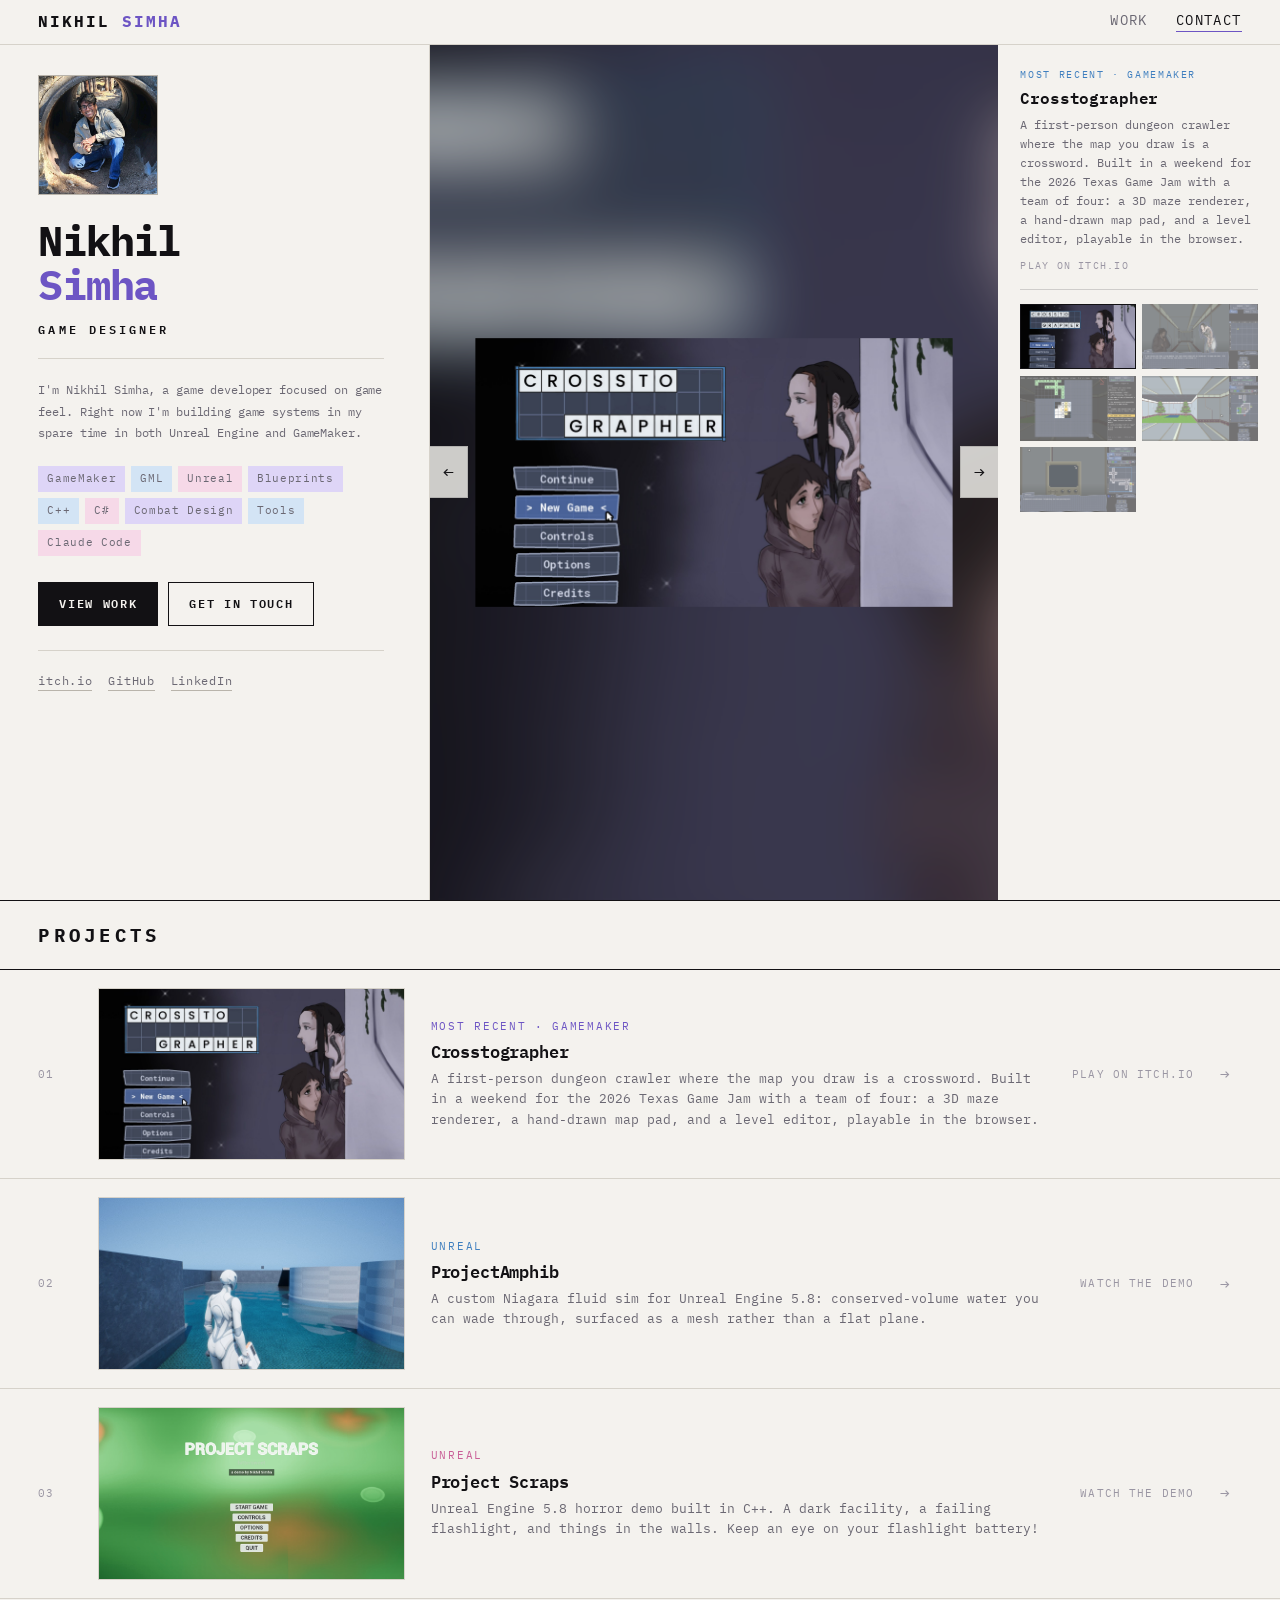
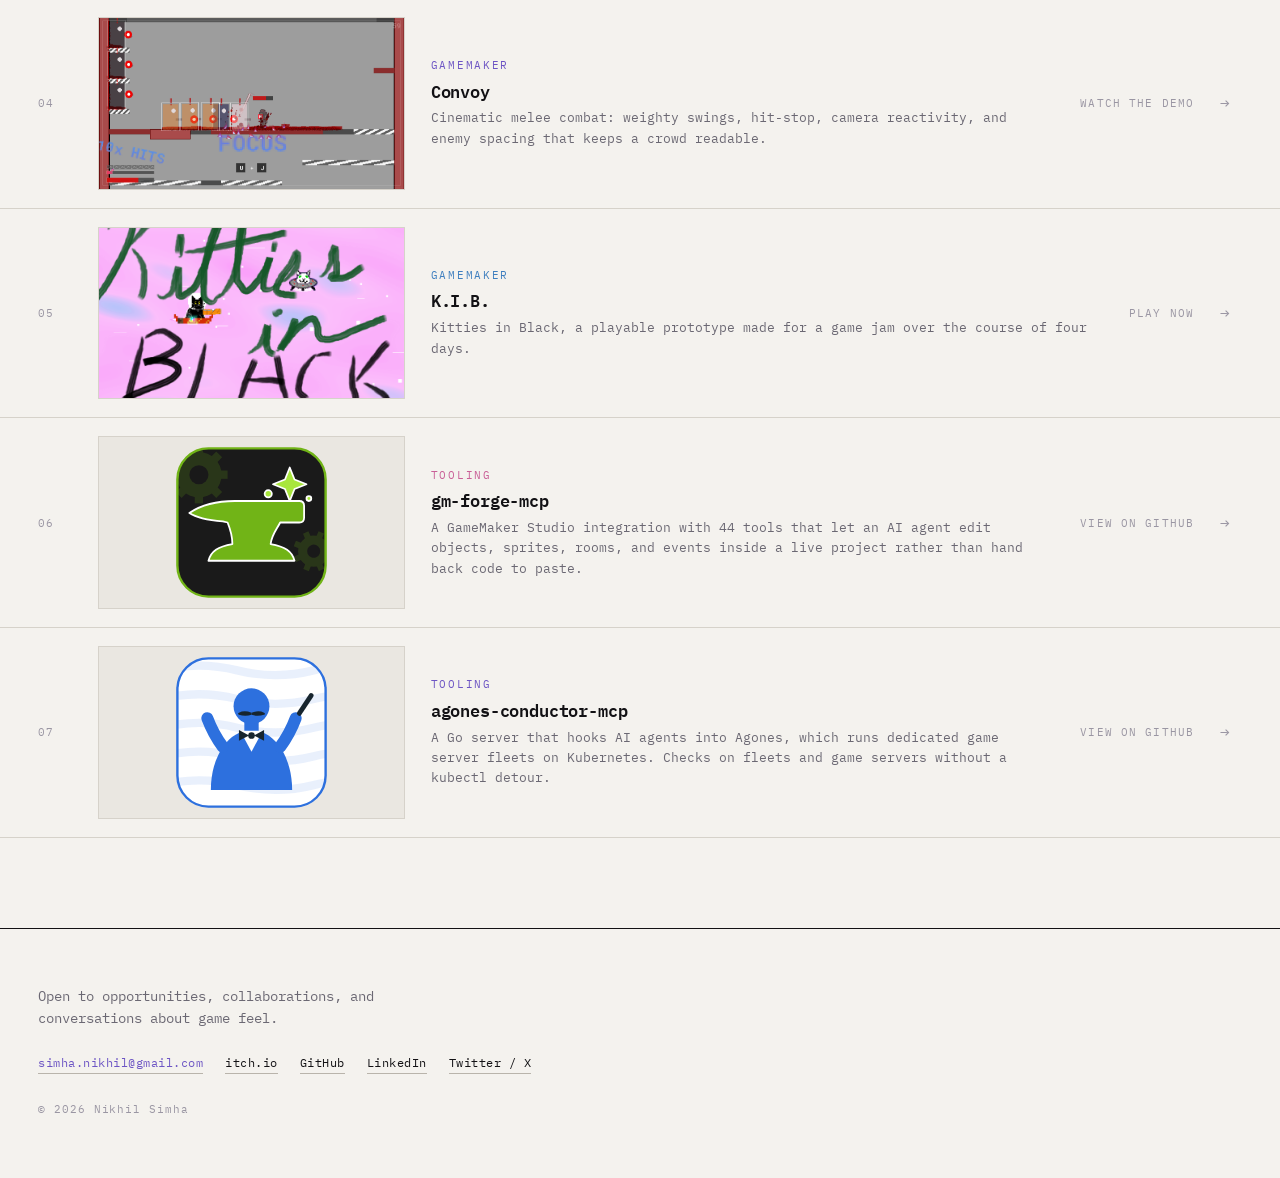
<file: index.html>
<!DOCTYPE html>
<html lang="en" class="no-js">
<head>
<meta charset="UTF-8">
<meta name="viewport" content="width=device-width, initial-scale=1.0">
<title>Nikhil Simha | Game Designer</title>
<meta name="description" content="Nikhil Simha is a game designer working on combat systems and game feel in GameMaker and Unreal. Selected work, prototypes, and shipped projects.">

<!-- Link preview (Discord, Slack, LinkedIn, X) -->
<meta property="og:type" content="website">
<meta property="og:url" content="https://nicklesimba.github.io/nikhilsimha-gd/">
<meta property="og:title" content="Nikhil Simha | Game Designer">
<meta property="og:description" content="Combat systems and game feel. Selected work in GameMaker and Unreal.">
<meta property="og:image" content="https://nicklesimba.github.io/nikhilsimha-gd/assets/kib/gato-boss.png">
<meta name="twitter:card" content="summary_large_image">
<meta name="twitter:title" content="Nikhil Simha | Game Designer">
<meta name="twitter:description" content="Combat systems and game feel. Selected work in GameMaker and Unreal.">
<meta name="twitter:image" content="https://nicklesimba.github.io/nikhilsimha-gd/assets/kib/gato-boss.png">

<meta name="theme-color" content="#f6f4f1">
<link rel="icon" href="data:image/svg+xml,%3Csvg xmlns='http://www.w3.org/2000/svg' viewBox='0 0 64 64'%3E%3Crect width='64' height='64' fill='%23f6f4f1'/%3E%3Ctext x='32' y='43' font-family='monospace' font-size='28' font-weight='700' fill='%236d55c4' text-anchor='middle'%3ENS%3C/text%3E%3C/svg%3E">
<link rel="preconnect" href="https://fonts.googleapis.com">
<link rel="preconnect" href="https://fonts.gstatic.com" crossorigin>
<link href="https://fonts.googleapis.com/css2?family=IBM+Plex+Mono:wght@400;500;600;700&display=swap" rel="stylesheet">
<link rel="stylesheet" href="css/styles.css?v=5">
</head>
<body>
  <script>document.documentElement.classList.remove('no-js');</script>

  <!-- Light spilling out of the preview, behind the nav and the overview.
       Its height stops at the foot of the hero, so Projects stays clean. -->
  <div class="ambient" id="ambient" aria-hidden="true">
    <video class="ambient-video" id="ambient-video" muted loop playsinline preload="none"></video>
  </div>

  <header class="nav" id="nav">
    <a href="#top" class="nav-logo">NIKHIL <span>SIMHA</span></a>
    <nav class="nav-links">
      <a href="#work" data-nav>Work</a>
      <a href="#contact" data-nav>Contact</a>
    </nav>
  </header>

  <main>
    <section class="hero" id="top">

      <!-- ---------- Identity ---------- -->
      <aside class="identity">
        <img class="portrait" src="assets/niksimha.jpeg" alt="Nikhil Simha" width="800" height="800">
        <h1 class="identity-name">Nikhil<span>Simha</span></h1>
        <p class="identity-role">Game Designer</p>
        <p class="identity-tagline">
          I'm Nikhil Simha, a game developer focused on game feel. Right now I'm building
          game systems in my spare time in both Unreal Engine and GameMaker.
        </p>
        <ul class="identity-tags">
          <li>GameMaker</li>
          <li>GML</li>
          <li>Unreal</li>
          <li>Blueprints</li>
          <li>C++</li>
          <li>C#</li>
          <li>Combat Design</li>
          <li>Tools</li>
          <li>Claude Code</li>
        </ul>
        <div class="identity-actions">
          <a href="#work" class="btn btn-primary">View Work</a>
          <a href="#contact" class="btn btn-ghost">Get in Touch</a>
        </div>

        <div class="identity-links">
          <a href="https://nicklesimba.itch.io" target="_blank" rel="noopener">itch.io</a>
          <a href="https://github.com/nicklesimba" target="_blank" rel="noopener">GitHub</a>
          <a href="https://www.linkedin.com/in/nikhil-simha" target="_blank" rel="noopener">LinkedIn</a>
        </div>
      </aside>

      <!-- ---------- Showcase: still fades into silent preview footage ---------- -->
      <div class="showcase">
        <div class="showcase-frame" id="showcase-frame">
          <!-- The picture and its controls. On a phone this stacks above the
               column instead of sitting underneath it. -->
          <div class="showcase-stage" id="showcase-stage">
            <div class="showcase-track" id="showcase-track"></div>
            <a class="showcase-link" id="showcase-link" target="_blank" rel="noopener">
              <span class="sr-only" id="showcase-link-label"></span>
            </a>

            <button class="showcase-arrow showcase-prev" id="showcase-prev" type="button"
                    aria-label="Previous project">&#8592;</button>
            <button class="showcase-arrow showcase-next" id="showcase-next" type="button"
                    aria-label="Next project">&#8594;</button>
          </div>

          <aside class="showcase-rail" id="showcase-rail">
            <!-- Selectable text. Only the title inside it is a link. -->
            <div class="showcase-header">
              <span class="showcase-tag" id="showcase-tag"></span>
              <a class="showcase-title" id="showcase-title" target="_blank" rel="noopener"></a>
              <p class="showcase-blurb" id="showcase-blurb"></p>
              <a class="showcase-cta" id="showcase-cta" target="_blank" rel="noopener"></a>
            </div>
            <div class="rail-thumbs" id="showcase-rail-thumbs" role="tablist" aria-label="Preview screenshots"></div>
          </aside>
        </div>
      </div>
    </section>

    <section class="work" id="work">
      <div class="section-head reveal">
        <h2>Projects</h2>
      </div>
      <div class="project-list" id="project-list"></div>
    </section>

  </main>

  <footer class="site-footer" id="contact">
    <p class="footer-note">Open to opportunities, collaborations, and conversations about game feel.</p>
    <div class="footer-links">
      <a href="mailto:simha.nikhil@gmail.com">simha.nikhil@gmail.com</a>
      <a href="https://nicklesimba.itch.io" target="_blank" rel="noopener">itch.io</a>
      <a href="https://github.com/nicklesimba" target="_blank" rel="noopener">GitHub</a>
      <a href="https://www.linkedin.com/in/nikhil-simha" target="_blank" rel="noopener">LinkedIn</a>
      <a href="https://x.com/nicklesimba" target="_blank" rel="noopener">Twitter / X</a>
    </div>
    <p class="footer-legal">&copy; <span id="year"></span> Nikhil Simha</p>
  </footer>

  <!-- Lightbox -->
  <div class="lightbox" id="lightbox" aria-hidden="true">
    <button class="lightbox-close" id="lightbox-close" aria-label="Close">&times;</button>
    <button class="lightbox-nav lightbox-prev" id="lightbox-prev" aria-label="Previous">&#8249;</button>
    <div class="lightbox-media" id="lightbox-media"></div>
    <p class="lightbox-caption" id="lightbox-caption"></p>
    <button class="lightbox-nav lightbox-next" id="lightbox-next" aria-label="Next">&#8250;</button>
  </div>

  <script src="js/script.js?v=5"></script>
</body>
</html>
</file>
<file: css/styles.css>
:root {
  --bg: #f4f2ee;            /* off-white, not blinding */
  --bg-sunk: #eae7e1;
  --text: #121114;          /* near black */
  --text-dim: #6b6873;      /* grey subtext */
  --text-faint: #9a96a3;
  /* Live pair of the two above, for type sitting over the landing only. The
     script retunes both while the spill is up, since what they contrast
     against then depends on whatever the clip is showing. */
  --text-dim-live: #6b6873;
  --text-faint-live: #9a96a3;

  --rule: #d6d2ca;          /* hairline that does the dividing */
  --rule-strong: #b9b4ab;

  --violet: #6d55c4;
  --violet-soft: #ded5f7;
  --pink: #c95f97;
  --pink-soft: #f6d9e8;
  --blue: #3f7fbf;
  --blue-soft: #d3e4f5;

  /* Mostly proportional, so the column narrows with the viewport instead of
     holding a fixed width and eating the picture on smaller screens. */
  --rail-w: clamp(172px, 22vw, 340px);
  --thumb-min: clamp(58px, 6.4vw, 126px);
  --arrow-w: 38px;
  --mono: 'IBM Plex Mono', ui-monospace, SFMono-Regular, Menlo, Consolas, monospace;
  /* Full bleed: the layout always fills the viewport, gutters aside. */
  --max-width: 100%;
  --gutter: clamp(20px, 3vw, 56px);
}

/* Nothing on this site is rounded. */
* { box-sizing: border-box; border-radius: 0; }

html { scroll-behavior: smooth; }

body {
  margin: 0;
  background: var(--bg);
  color: var(--text);
  font-family: var(--mono);
  font-size: 15px;
  line-height: 1.65;
  overflow-x: hidden;
  -webkit-font-smoothing: antialiased;
}

a { color: inherit; text-decoration: none; }

button {
  font: inherit;
  color: inherit;
  background: none;
  border: 0;
  cursor: pointer;
}

/* Every word on the page can be click-dragged to highlight. Buttons suppress
   selection by default and links start a drag instead, so both are overridden;
   the click handlers bail out when a selection exists. */
body, button, a {
  -webkit-user-select: text;
  user-select: text;
}
a, .project-row, .rail-thumb, .showcase-link {
  -webkit-user-drag: none;
}
.project-thumb img, .rail-thumb img, .portrait, .slide-poster, .slide-backdrop {
  -webkit-user-drag: none;
  user-select: none;
}

::selection { background: var(--violet-soft); color: var(--text); }

::-webkit-scrollbar { width: 12px; }
::-webkit-scrollbar-track { background: var(--bg-sunk); }
::-webkit-scrollbar-thumb { background: var(--rule-strong); }
::-webkit-scrollbar-thumb:hover { background: var(--text-dim); }

.sr-only {
  position: absolute;
  width: 1px; height: 1px;
  padding: 0; margin: -1px;
  overflow: hidden;
  clip: rect(0 0 0 0);
  white-space: nowrap;
  border: 0;
}

:focus-visible {
  outline: 2px solid var(--violet);
  outline-offset: 2px;
}

/* ------------------------------------------------------- Ambient --------- */
/* Colour spilling out of the preview and blooming under the nav and the
   overview. Height is measured to the foot of the hero, so the Projects bar
   and everything below it stay clean no matter what is playing. */
.ambient {
  position: absolute;
  top: 0;
  left: 0;
  right: 0;
  height: var(--ambient-h, 0px);
  overflow: hidden;
  pointer-events: none;
  z-index: 0;
  opacity: 0;
  transition: opacity 0.7s ease;
}
.ambient.on { opacity: 1; }

.ambient-video {
  position: absolute;
  /* Overscanned hard: at this blur radius the edges would otherwise fall off
     into nothing well inside the frame. */
  top: -25%;
  left: -25%;
  width: 150%;
  height: 150%;
  object-fit: cover;
  filter: blur(90px) saturate(2.4) brightness(1.2);
  opacity: 0.5;
}

/* The landing sits above the spill; everything below it is untouched. */
main { position: relative; z-index: 1; }


/* ---------------------------------------------------------- Nav ---------- */
.nav {
  position: sticky;
  top: 0;
  z-index: 50;
  display: flex;
  justify-content: space-between;
  align-items: center;
  gap: 20px;
  padding: 12px var(--gutter);
  /* Body line-height is set for prose; the bar should hug its own text. */
  line-height: 1.2;
  /* No ground of its own over the landing, so it takes the page colour and the
     spill exactly as the overview beneath it does and the two read as one. */
  background: transparent;
  /* Always ruled off from whatever sits under it. */
  border-bottom: 1px solid var(--rule);
  transition: background 0.3s ease;
}
/* Past the landing there is no spill to sit in, so it takes the page colour. */
.nav.scrolled {
  background: rgba(244, 242, 238, 0.94);
  backdrop-filter: blur(10px);
  -webkit-backdrop-filter: blur(10px);
}

.nav-logo {
  font-weight: 700;
  letter-spacing: 0.12em;
  font-size: 1rem;
  text-transform: uppercase;
}
.nav-logo span { color: var(--violet); }

.nav-links { display: flex; gap: 28px; }
.nav-links a {
  font-size: 0.88rem;
  letter-spacing: 0.1em;
  text-transform: uppercase;
  color: var(--text-dim-live);
  padding-bottom: 2px;
  border-bottom: 1px solid transparent;
  transition: color 0.2s ease, border-color 0.2s ease;
}
.nav-links a:hover,
.nav-links a.active {
  color: var(--text);
  border-bottom-color: var(--violet);
}

/* ----------------------------------------- Landing: overview | preview ---- */
.hero {
  display: grid;
  grid-template-columns: minmax(0, 430px) minmax(0, 1fr);
  align-items: stretch;
  /* The whole landing fits the viewport, so View Work and Get in Touch are
     never below the fold. --nav-h is measured and set by the script. */
  min-height: calc(100dvh - var(--nav-h, 52px));
  max-width: var(--max-width);
  margin: 0 auto;
  padding: 0;
}

/* The vertical rule that splits left side from right side. */
.identity {
  padding: 0 clamp(28px, 3.5vw, 48px) clamp(40px, 5vw, 64px) var(--gutter);
  border-right: 1px solid var(--rule);
  min-width: 0;
}
/* Flush to the nav, but the type still needs air off the rule. */
.portrait { margin-top: clamp(20px, 2.4vw, 30px); }

.portrait {
  width: 120px;
  height: 120px;
  object-fit: cover;
  display: block;
  border: 1px solid var(--rule-strong);
  margin-bottom: 24px;
  filter: saturate(0.95);
}

.identity-name {
  font-weight: 700;
  font-size: clamp(1.9rem, 3.4vw, 2.6rem);
  line-height: 1.05;
  letter-spacing: -0.03em;
  margin: 0 0 14px;
  display: flex;
  flex-direction: column;
}
.identity-name span { color: var(--violet); }

.identity-role {
  font-size: 0.74rem;
  font-weight: 600;
  letter-spacing: 0.26em;
  text-transform: uppercase;
  color: var(--text);
  margin: 0 0 20px;
  padding-bottom: 18px;
  border-bottom: 1px solid var(--rule);
}

.identity-tagline {
  color: var(--text-dim-live);
  font-size: 0.78rem;
  line-height: 1.75;
  letter-spacing: -0.01em;
  margin: 0 0 22px;
}

.identity-tags {
  list-style: none;
  display: flex;
  flex-wrap: wrap;
  gap: 6px;
  padding: 0;
  margin: 0 0 26px;
}
.identity-tags li {
  font-size: 0.68rem;
  letter-spacing: 0.06em;
  padding: 3px 8px;
  border: 1px solid var(--rule);
  color: var(--text-dim-live);
  background: rgba(255, 255, 255, 0.5);
}
.identity-tags li:nth-child(3n + 1) { border-color: var(--violet-soft); background: var(--violet-soft); }
.identity-tags li:nth-child(3n + 2) { border-color: var(--blue-soft);   background: var(--blue-soft); }
.identity-tags li:nth-child(3n + 3) { border-color: var(--pink-soft);   background: var(--pink-soft); }

.identity-actions {
  display: flex;
  flex-wrap: wrap;
  gap: 10px;
  margin-bottom: 24px;
}

.btn {
  font-family: var(--mono);
  font-size: 0.74rem;
  font-weight: 600;
  letter-spacing: 0.14em;
  text-transform: uppercase;
  padding: 11px 20px;
  border: 1px solid var(--text);
  display: inline-block;
  transition: background 0.18s ease, color 0.18s ease, border-color 0.18s ease;
}
.btn-primary { background: var(--text); color: var(--bg); }
.btn-primary:hover { background: var(--violet); border-color: var(--violet); }
.btn-ghost { background: transparent; color: var(--text); }
.btn-ghost:hover { background: var(--violet-soft); border-color: var(--violet); }

.identity-links {
  display: flex;
  flex-wrap: wrap;
  gap: 16px;
  padding-top: 20px;
  border-top: 1px solid var(--rule);
}
.identity-links a {
  font-size: 0.74rem;
  letter-spacing: 0.06em;
  color: var(--text-dim-live);
  border-bottom: 1px solid var(--rule-strong);
  transition: color 0.18s ease, border-color 0.18s ease;
}
.identity-links a:hover { color: var(--violet); border-bottom-color: var(--violet); }

/* ----------------------------------------------------- Preview panel ------ */
.showcase {
  display: flex;
  flex-direction: column;
  /* No padding at all: the frame is the whole column, edge to edge. */
  padding: 0;
  min-width: 0;
}

/* The frame takes whatever height the overview column leaves it. */
.showcase-frame {
  position: relative;
  width: 100%;
  flex: 1;
  min-height: min(58vh, 460px);
  overflow: hidden;
  /* The hero's own rules bound this on every side. */
  border: 0;
  background: #2e2c34;
  transition: border-color 0.2s ease;
}
.showcase-frame:hover { border-color: var(--violet); }

/* The picture spans the whole window. The rail and caption float over it.
   The stage holds the picture, its link and the arrows; on a phone it is
   what the column stacks under. */
.showcase-stage { position: absolute; inset: 0; }
.showcase-track { position: absolute; inset: 0; }

/* The outgoing project, copied on top of the incoming one and dissolved off,
   so the two cross directly instead of passing through the empty frame. */
.showcase-ghost {
  position: absolute;
  inset: 0;
  z-index: 6;
  pointer-events: none;
  opacity: 1;
  transition: opacity 0.4s ease;
}
.showcase-ghost.fading { opacity: 0; }

.slide {
  position: absolute;
  inset: 0;
  opacity: 0;
  transition: opacity 0.6s ease;
  pointer-events: none;
}
.slide.active { opacity: 1; }

/* Backdrop: the same frame scaled to cover and blurred, so the window is
   always full. Overscaled because a blur of this radius bleeds at the edges.
   The clip carries its own backdrop so the blur moves with the footage. */
.slide-backdrop,
.slide-backdrop-video {
  position: absolute;
  top: 0;
  /* Extended left by the width of the column and anchored there, which puts
     the midpoint of this box on the midpoint of the foreground while still
     covering the whole window. The two stay registered at any width. */
  left: calc(var(--rail-w) * -1);
  width: calc(100% + var(--rail-w));
  height: 100%;
  object-fit: cover;
  display: block;
  z-index: 0;
  filter: blur(28px) saturate(1.15) brightness(0.82);
  transform: scale(1.18);
}
.slide-backdrop-video {
  opacity: 0;
  transition: opacity 0.45s ease;
}
.slide.playing .slide-backdrop-video { opacity: 1; }

/* Hard rule: once footage is rolling, no still is left showing anywhere in
   the window, foreground or backdrop. */
.slide-backdrop { transition: opacity 0.45s ease; }
.slide.playing .slide-backdrop { opacity: 0; }

/* Foreground: the whole frame, fitted and then eased in a touch so the blur
   reads as a deliberate surround rather than a seam. Centred in the clear
   span between the two arrows, not in the frame, so the controls and the
   column never sit over the picture.

   The box is sized explicitly rather than by opposing insets: an absolutely
   positioned replaced element resolves width:auto to its own intrinsic size,
   which pins it top left at its natural dimensions and ignores the far inset.
   A video with preload="none" has no intrinsic size to report yet, so it
   would fall back to the 300x150 default. */
.slide-poster,
.slide-video {
  position: absolute;
  top: 0;
  left: var(--arrow-w);
  width: calc(100% - var(--rail-w) - var(--arrow-w) * 2);
  height: 100%;
  object-fit: contain;
  transform: scale(0.97);
  display: block;
  z-index: 1;
}
.slide-poster { transition: opacity 0.45s ease; }
.slide.playing .slide-poster { opacity: 0; }
/* Nothing to steer clear of when there is only one project to show. */
.showcase-frame.no-arrows .slide-poster,
.showcase-frame.no-arrows .slide-video {
  left: 0;
  width: calc(100% - var(--rail-w));
}
/* Footage fades up over its own thumbnail, and only while hovered. */
.slide-video {
  z-index: 2;
  opacity: 0;
  transition: opacity 0.45s ease;
}
.slide.playing .slide-video { opacity: 1; }

.showcase-link { position: absolute; inset: 0; z-index: 2; }
.showcase-link:not([href]) { pointer-events: none; }

/* Text rides at the top of the column. Selectable, so it can be copied. */
.showcase-header {
  flex: 0 0 auto;
  display: flex;
  flex-direction: column;
  align-items: flex-start;
  gap: 3px;
  padding-bottom: 14px;
  border-bottom: 1px solid rgba(18, 17, 20, 0.16);
}
.showcase-tag {
  font-size: 0.64rem;
  letter-spacing: 0.16em;
  text-transform: uppercase;
  color: var(--blue);
}
.showcase-title {
  font-weight: 600;
  font-size: 0.98rem;
  line-height: 1.35;
  letter-spacing: -0.01em;
  color: var(--text);
  border-bottom: 1px solid transparent;
  transition: color 0.18s ease, border-color 0.18s ease;
}
.showcase-title[href]:hover {
  color: var(--violet);
  border-bottom-color: var(--violet);
}
.showcase-blurb {
  margin: 4px 0 0;
  font-size: 0.74rem;
  line-height: 1.6;
  color: var(--text-dim-live);
}
.showcase-cta {
  margin-top: 6px;
  font-size: 0.64rem;
  letter-spacing: 0.12em;
  text-transform: uppercase;
  color: var(--text-faint-live);
  border-bottom: 1px solid transparent;
  transition: color 0.18s ease, border-color 0.18s ease;
}
.showcase-cta[href]:hover {
  color: var(--violet);
  border-bottom-color: var(--violet);
}
.showcase-cta:empty { display: none; }

/* Right aligned column: caption on top, thumbnails under it, floating over
   the picture rather than carving space out of it. */
.showcase-rail {
  position: absolute;
  top: 0; right: 0; bottom: 0;
  z-index: 4;
  width: var(--rail-w);
  display: flex;
  flex-direction: column;
  gap: 14px;
  padding: clamp(16px, 1.8vw, 22px);
  /* Scroll chains straight through to the page: the rail must never trap it. */
  overflow-y: auto;
  overscroll-behavior: auto;
  /* The page's own off white, so the column, the nav and the overview all read
     as one ground when nothing is playing. No gradient, no motion. */
  background: var(--bg);
  backdrop-filter: blur(5px) saturate(140%);
  -webkit-backdrop-filter: blur(5px) saturate(140%);
  transition: background 0.5s ease, backdrop-filter 0.5s ease;
}
/* While footage rolls, the column thins and saturates so the clip's colour
   blooms up through it, matching the spill across the rest of the landing. */
.showcase-frame:has(.slide.playing) .showcase-rail {
  background: rgba(244, 242, 238, 0.6);
  backdrop-filter: blur(20px) saturate(240%) brightness(1.06);
  -webkit-backdrop-filter: blur(20px) saturate(240%) brightness(1.06);
}
.showcase-rail::-webkit-scrollbar { width: 5px; }
.showcase-rail::-webkit-scrollbar-track { background: transparent; }
.showcase-rail::-webkit-scrollbar-thumb { background: rgba(255, 255, 255, 0.28); }
.showcase-rail:empty { display: none; }

/* Project paging. Left arrow hugs the frame edge, right arrow sits just
   inboard of the column so it never overlaps it. */
.showcase-arrow {
  position: absolute;
  top: 50%;
  transform: translateY(-50%);
  z-index: 5;
  width: var(--arrow-w);
  height: 52px;
  display: flex;
  align-items: center;
  justify-content: center;
  font-family: var(--mono);
  font-size: 1.1rem;
  color: var(--text);
  background: rgba(246, 244, 240, 0.82);
  border: 1px solid rgba(18, 17, 20, 0.14);
  cursor: pointer;
  transition: background 0.18s ease, color 0.18s ease, border-color 0.18s ease;
}
.showcase-arrow:hover {
  background: rgba(246, 244, 240, 0.96);
  color: var(--violet);
  border-color: var(--violet);
}
.showcase-arrow[hidden] { display: none; }
.showcase-prev { left: 0; border-left: 0; }
.showcase-next { right: var(--rail-w); border-right: 0; }

/* Tiles size themselves off the viewport and reflow to fill the column, so a
   narrower screen gets smaller thumbnails rather than fewer or taller ones. */
.rail-thumbs {
  display: grid;
  grid-template-columns: repeat(auto-fill, minmax(var(--thumb-min), 1fr));
  gap: clamp(5px, 0.5vw, 8px);
  align-content: start;
}

.rail-thumb {
  position: relative;
  display: block;
  width: 100%;
  aspect-ratio: 16 / 9;
  padding: 0;
  border: 0;
  overflow: hidden;
  cursor: pointer;
  opacity: 0.6;
  outline: 1px solid transparent;
  outline-offset: -1px;
  transition: opacity 0.2s ease, outline-color 0.2s ease;
}
.rail-thumb img {
  width: 100%;
  height: 100%;
  object-fit: cover;
  display: block;
}
.rail-thumb:hover { opacity: 1; }
.rail-thumb.active {
  opacity: 1;
  outline-color: var(--text);
}

/* ------------------------------------------------ Touch: tap to toggle ---- */
/* No hover to ride on, so the picture itself is the control: a tap flips
   the clip and the still. A small hint says so until footage is rolling. */
@media (hover: none) and (pointer: coarse) {
  .showcase-stage { cursor: pointer; }
  .showcase-stage::after {
    content: 'Tap to play';
    position: absolute;
    left: 10px;
    bottom: 10px;
    z-index: 3;
    padding: 4px 8px;
    font-size: 0.62rem;
    letter-spacing: 0.12em;
    text-transform: uppercase;
    color: var(--text);
    background: rgba(246, 244, 240, 0.86);
    border: 1px solid rgba(18, 17, 20, 0.14);
    pointer-events: none;
    transition: opacity 0.3s ease;
  }
  .showcase-stage:has(.slide.playing)::after { opacity: 0; }
  /* Coming-soon projects have no footage, so there is nothing to tap for. */
  .showcase-stage:not(:has(.slide-video))::after { display: none; }
}

/* Short desktop viewports: tighten the overview so its buttons and links stay
   on screen without the reader having to scroll for them. */
@media (min-width: 901px) and (max-height: 860px) {
  .portrait { width: 92px; height: 92px; margin-top: 16px; margin-bottom: 16px; }
  .identity-name { font-size: clamp(1.6rem, 2.6vw, 2.1rem); margin-bottom: 10px; }
  .identity-role { margin-bottom: 14px; padding-bottom: 12px; }
  .identity-tagline { font-size: 0.74rem; line-height: 1.6; margin-bottom: 16px; }
  .identity-tags { gap: 5px; margin-bottom: 18px; }
  .identity-tags li { font-size: 0.64rem; padding: 2px 7px; }
  .identity-actions { margin-bottom: 18px; }
  .btn { padding: 9px 17px; font-size: 0.7rem; }
  .identity-links { padding-top: 14px; gap: 14px; }
  .identity { padding-bottom: 24px; }
}

@media (min-width: 901px) and (max-height: 700px) {
  .portrait { width: 72px; height: 72px; margin-top: 12px; margin-bottom: 12px; }
  .identity-tagline { margin-bottom: 12px; }
  .identity-tags { margin-bottom: 14px; }
  .identity-actions { margin-bottom: 14px; }
}

@media (max-width: 900px) {
  /* No column beside the picture at this width: the caption and the
     thumbnails sit under it instead, so the picture keeps the full width and
     the thumbnails are big enough to actually tap. */
  :root { --rail-w: 0px; }
  /* Stacked, the hero is two full blocks, so it must not be pinned to one screen. */
  .hero { min-height: 0; }
  .hero { grid-template-columns: 1fr; }
  /* Stacked, the bio leads: the two cannot sit side by side at this width,
     and who this is matters more than the reel on a phone. */
  .showcase {
    padding: 0;
    border-top: 1px solid var(--rule);
  }
  .identity {
    border-right: 0;
    padding: 0 var(--gutter) 32px;
  }
  .identity .portrait { margin-top: 28px; }
  .portrait { width: 96px; height: 96px; }

  .showcase-frame {
    display: flex;
    flex-direction: column;
    min-height: 0;
    background: var(--bg);
  }
  .showcase-stage {
    position: relative;
    inset: auto;
    width: 100%;
    aspect-ratio: 16 / 9;
    overflow: hidden;
    background: #2e2c34;
  }
  .showcase-rail {
    position: relative;
    inset: auto;
    width: 100%;
    overflow: visible;
    gap: 12px;
    padding: 14px var(--gutter) 18px;
    border-top: 1px solid var(--rule);
    backdrop-filter: none;
    -webkit-backdrop-filter: none;
  }
  .showcase-frame:has(.slide.playing) .showcase-rail {
    background: var(--bg);
    backdrop-filter: none;
    -webkit-backdrop-filter: none;
  }
  /* One strip, scrolled sideways, each tile a comfortable thumb width. */
  .rail-thumbs {
    display: flex;
    gap: 6px;
    overflow-x: auto;
    padding-bottom: 4px;
    scrollbar-width: thin;
  }
  .rail-thumb {
    flex: 0 0 clamp(88px, 26vw, 128px);
    width: auto;
  }
  /* The crossfade copy has to stack the same way the live frame does. */
  .showcase-ghost { display: flex; flex-direction: column; }
  .showcase-next { right: 0; }
}

/* ------------------------------------------------------- Project list ----- */
.work {
  max-width: var(--max-width);
  margin: 0 auto;
  padding: 0 0 clamp(56px, 7vw, 90px);
}

/* A band of its own, edge to edge, sitting apart from the list below it. */
.section-head {
  display: flex;
  align-items: baseline;
  justify-content: space-between;
  gap: 16px;
  /* Flush against the hero: the bar's own top rule closes off the landing. */
  margin-top: 0;
  padding: 18px var(--gutter);
  border-top: 1px solid var(--text);
  border-bottom: 1px solid var(--text);
}
.section-head h2 {
  font-size: clamp(1rem, 1.5vw, 1.2rem);
  font-weight: 700;
  letter-spacing: 0.22em;
  text-transform: uppercase;
  margin: 0;
}

.project-list { display: flex; flex-direction: column; }

.project-row {
  display: grid;
  /* The thumbnail is a window the clip can play in, so it gets real width. */
  grid-template-columns: 34px clamp(220px, 24vw, 340px) minmax(0, 1fr) auto 22px;
  align-items: center;
  gap: clamp(14px, 2vw, 26px);
  width: 100%;
  /* Row spans the full width; only its contents sit in from the edge. */
  padding: 18px var(--gutter);
  text-align: left;
  border-bottom: 1px solid var(--rule);
  cursor: pointer;
  transition: background 0.18s ease, padding-left 0.18s ease;
}
.project-row:hover {
  background: rgba(255, 255, 255, 0.62);
  padding-left: calc(var(--gutter) + 10px);
}

.project-index {
  font-size: 0.7rem;
  color: var(--text-faint);
  letter-spacing: 0.06em;
}

.project-thumb {
  position: relative;
  display: block;
  aspect-ratio: 16 / 9;
  overflow: hidden;
  border: 1px solid var(--rule);
  background: var(--bg-sunk);
}
.project-thumb img {
  width: 100%;
  height: 100%;
  object-fit: cover;
  display: block;
  filter: saturate(0.92);
  transition: filter 0.2s ease, transform 0.35s ease;
}
.project-row:hover .project-thumb img { filter: saturate(1.05); transform: scale(1.04); }

/* The clip sits over the still and fades up while it rolls. */
.project-video {
  position: absolute;
  inset: 0;
  width: 100%;
  height: 100%;
  object-fit: cover;
  display: block;
  z-index: 1;
  opacity: 0;
  transition: opacity 0.35s ease;
  pointer-events: none;
}
.project-thumb.playing .project-video { opacity: 1; }
.project-thumb.playing img { opacity: 0; }
.project-thumb img { transition: filter 0.2s ease, transform 0.35s ease, opacity 0.35s ease; }

/* Logos are artwork, not screenshots: show them whole on a plain ground. */
.project-thumb.is-logo { background: var(--bg-sunk); }
.project-thumb.is-logo img {
  object-fit: contain;
  padding: 9px;
  filter: none;
}
.project-row:hover .project-thumb.is-logo img { transform: scale(1.03); filter: none; }

.thumb-empty {
  display: flex;
  align-items: center;
  justify-content: center;
  width: 100%;
  height: 100%;
  font-size: 1.2rem;
  font-weight: 600;
  color: var(--text-faint);
  background: repeating-linear-gradient(
    45deg,
    var(--bg-sunk), var(--bg-sunk) 6px,
    rgba(255, 255, 255, 0.7) 6px, rgba(255, 255, 255, 0.7) 12px
  );
}

.project-info { display: flex; flex-direction: column; gap: 3px; min-width: 0; }
.project-tag {
  font-size: 0.66rem;
  letter-spacing: 0.16em;
  text-transform: uppercase;
  color: var(--text-faint);
}
.project-row:nth-child(3n + 1) .project-tag { color: var(--violet); }
.project-row:nth-child(3n + 2) .project-tag { color: var(--blue); }
.project-row:nth-child(3n + 3) .project-tag { color: var(--pink); }

.project-title {
  font-size: 1.05rem;
  font-weight: 600;
  letter-spacing: -0.01em;
}
.project-blurb {
  font-size: 0.8rem;
  line-height: 1.6;
  color: var(--text-dim);
  max-width: 88ch;      /* full bleed shouldn't mean unreadably long lines */
}

.project-cta {
  font-size: 0.7rem;
  letter-spacing: 0.1em;
  text-transform: uppercase;
  color: var(--text-faint);
  white-space: nowrap;
}
.project-row:hover .project-cta { color: var(--text-dim); }
.project-row.is-pending { cursor: default; }
.project-row.is-pending:hover { background: transparent; padding-left: var(--gutter); }

.project-arrow {
  font-size: 1rem;
  color: var(--text-faint);
  transition: transform 0.2s ease, color 0.2s ease;
}
.project-row:hover .project-arrow { transform: translateX(4px); color: var(--violet); }
.project-row.is-pending .project-arrow { opacity: 0; }

@media (max-width: 780px) {
  /* Stacked: the picture takes the full width so the clip is worth
     watching, the text runs under it, and the call to action is its own
     tappable line since the row is no longer the link on touch. */
  .project-row {
    grid-template-columns: 26px minmax(0, 1fr);
    grid-template-areas:
      'index thumb'
      'index info'
      'index cta';
    gap: 12px 14px;
    align-items: start;
  }
  .project-index { grid-area: index; padding-top: 2px; }
  .project-thumb { grid-area: thumb; }
  .project-info { grid-area: info; }
  .project-cta { grid-area: cta; }
  .project-arrow { display: none; }
  .project-blurb { font-size: 0.76rem; }
  .project-row:hover { padding-left: var(--gutter); }
}

/* The call to action as a link of its own, only ever rendered on touch. */
a.project-cta {
  color: var(--violet);
  border-bottom: 1px solid var(--violet);
  padding-bottom: 1px;
  justify-self: start;
}
/* Touch rows are inert; the thumbnail is the toggle. */
@media (hover: none) and (pointer: coarse) {
  div.project-row { cursor: default; }
  div.project-row:hover { background: transparent; padding-left: var(--gutter); }
  .project-row .project-thumb:not(.is-logo) { cursor: pointer; }
}

/* ------------------------------------------------------------ Footer ------ */
.site-footer {
  max-width: var(--max-width);
  margin: 0 auto;
  padding: clamp(36px, 5vw, 56px) var(--gutter) clamp(44px, 5vw, 60px);
  border-top: 1px solid var(--text);
}
.footer-note {
  margin: 0 0 22px;
  font-size: 0.86rem;
  color: var(--text-dim);
  max-width: 46ch;
}
.footer-links {
  display: flex;
  flex-wrap: wrap;
  gap: 10px 22px;
  margin-bottom: 26px;
}
.footer-links a {
  font-size: 0.78rem;
  letter-spacing: 0.04em;
  border-bottom: 1px solid var(--rule-strong);
  transition: color 0.18s ease, border-color 0.18s ease;
}
.footer-links a:hover { color: var(--violet); border-bottom-color: var(--violet); }
.footer-links a:first-child { color: var(--violet); }

.footer-legal {
  margin: 0;
  font-size: 0.7rem;
  letter-spacing: 0.08em;
  color: var(--text-faint);
}

/* ---------------------------------------------------------- Reveal -------- */
.reveal {
  opacity: 0;
  transform: translateY(14px);
  transition: opacity 0.5s ease, transform 0.5s ease;
  transition-delay: calc(var(--i, 0) * 0.05s);
}
.reveal.in-view { opacity: 1; transform: translateY(0); }
.no-js .reveal { opacity: 1; transform: none; }

/* --------------------------------------------------------- Lightbox ------- */
.lightbox {
  position: fixed;
  inset: 0;
  z-index: 100;
  display: flex;
  flex-direction: column;
  align-items: center;
  justify-content: center;
  gap: 16px;
  background: rgba(244, 242, 238, 0.96);
  opacity: 0;
  pointer-events: none;
  transition: opacity 0.25s ease;
  padding: 32px;
}
.lightbox.open { opacity: 1; pointer-events: auto; }

.lightbox-media {
  max-width: min(92vw, 1100px);
  max-height: 74vh;
  display: flex;
  align-items: center;
  justify-content: center;
  border: 1px solid var(--rule-strong);
  overflow: hidden;
}
.lightbox-media img,
.lightbox-media video {
  max-width: 100%;
  max-height: 74vh;
  display: block;
}

.lightbox-caption {
  color: var(--text-dim);
  font-size: 0.8rem;
  max-width: 70ch;
  text-align: center;
}

.lightbox-close,
.lightbox-nav {
  position: absolute;
  background: var(--bg);
  border: 1px solid var(--rule-strong);
  color: var(--text);
  display: flex;
  align-items: center;
  justify-content: center;
  transition: border-color 0.2s ease, color 0.2s ease;
}
.lightbox-close:hover,
.lightbox-nav:hover { border-color: var(--violet); color: var(--violet); }

.lightbox-close {
  top: 24px; right: 24px;
  width: 38px; height: 38px;
  font-size: 1.3rem;
  line-height: 1;
}
.lightbox-nav {
  top: 50%;
  transform: translateY(-50%);
  width: 40px; height: 46px;
  font-size: 1.4rem;
}
.lightbox-prev { left: 24px; }
.lightbox-next { right: 24px; }

@media (max-width: 640px) {
  .lightbox-prev { left: 8px; }
  .lightbox-next { right: 8px; }
}

/* --------------------------------------------------------- Ultrawide ------ */
/* 21:9 has room for two projects per row. */
@media (min-width: 2000px) {
  :root { --gutter: clamp(56px, 4vw, 88px); }

  .project-list {
    display: grid;
    grid-template-columns: 1fr 1fr;
  }
  /* A vertical rule between the two stacks, matching the hero split. */
  .project-row:nth-child(2n) { border-left: 1px solid var(--rule); }
  .project-row { grid-template-columns: 34px 340px minmax(0, 1fr) auto 22px; }
}

/* ------------------------------------------------- Motion preferences ----- */
@media (prefers-reduced-motion: reduce) {
  html { scroll-behavior: auto; }
  *, *::before, *::after {
    animation-duration: 0.01ms !important;
    transition-duration: 0.01ms !important;
  }
  .reveal { opacity: 1; transform: none; }
}
</file>
